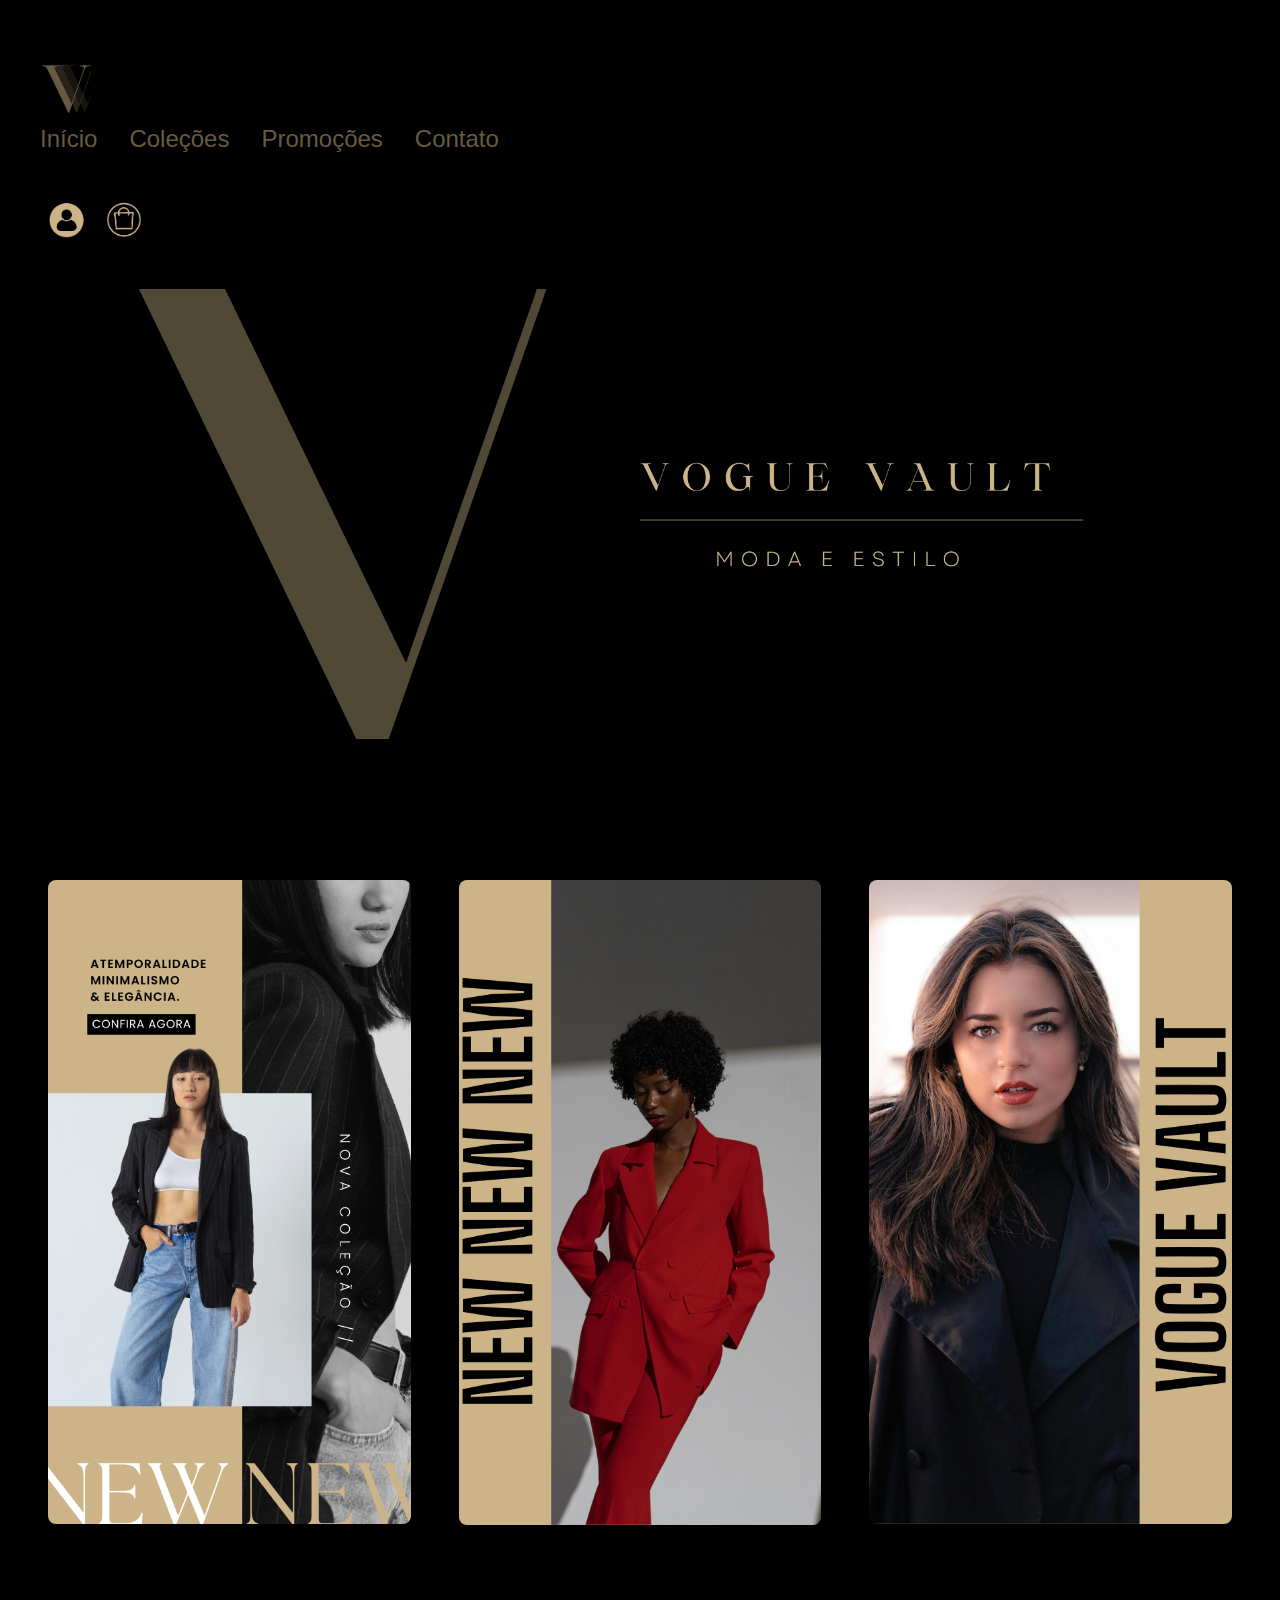
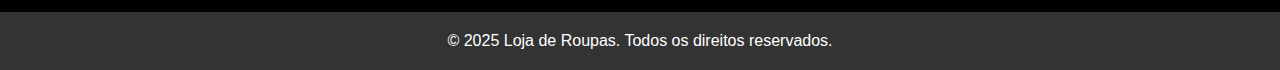
<file: Index.html>
<!DOCTYPE html>
<html lang="en">
<head>
    <meta charset="UTF-8">
    <meta name="viewport" content="width=device-width, initial-scale=1.0">
    <title>Loja de Roupas</title>
    <link rel="stylesheet" href="./src/css/style.css">
</head>
<body>
    <header>
        <div class="container">
            <nav>
                <br>
                <img src="./src/img/logo.png" style="width: 50px; height: 50px; margin-top: 37px; margin-left: 1px;">
                <ul>
                    <li><a href="Index.html">Início</a></li>
                    <li><a href="./src/Pages/Coleções.html">Coleções</a></li>
                    <li><a href="./src/Pages/Promoções.html">Promoções</a></li>
                    <li><a href="#">Contato</a></li>
                </ul>
                <a href="login.html">
                    <img src="./src/img/Login user.png" style="width: 50px; height: 50px; margin-top: 37px; margin-left: 1px;">
                </a>
                
                <a href="sacola.html">
                    <img src="./src/img/Sacola.png" style="width: 50px; height: 50px; margin-top: 37px; margin-left: 1px;">
                </a>                
            </nav>
        </div>
    </header>

    <main>
        <section class="banner"></section>
    
        <br>
        <section class="produtos">
            <h2>Promoção do Dia</h2>
            <div class="produtos-grid">
                <div class="produto">
                    <img src="./src/img/coleção 1.png" alt="Produto 1">
                </div>
                <div class="produto">
                    <img src="./src/img/coleção 2.png" alt="Produto 2">
                </div>
                <div class="produto">
                    <img src="./src/img/coleção 3.png" alt="Produto 3">
                </div>
            </div>
        </section>
    </main>
    

    <footer>
        <p>&copy; 2025 Loja de Roupas. Todos os direitos reservados.</p>
    </footer>
</body>
</html>
</file>
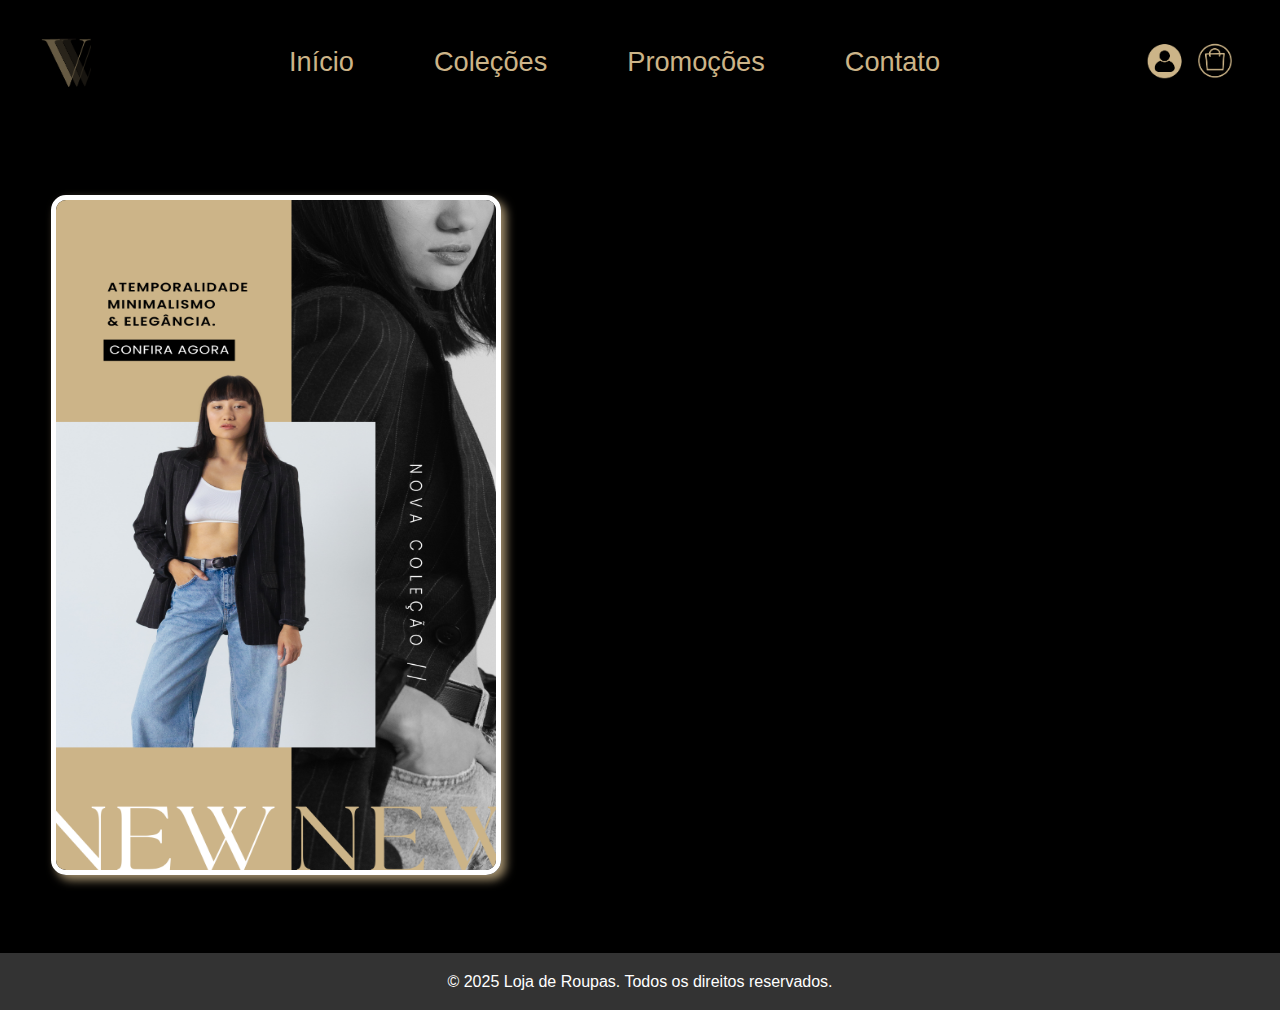
<file: src/Pages/Coleções.html>
<!DOCTYPE html>
<html lang="en">
<head>
    <meta charset="UTF-8">
    <meta name="viewport" content="width=device-width, initial-scale=1.0">
    <title>Loja de Roupas</title>
    <link rel="stylesheet" href="./../css/coleção.css">
</head>
<body>
    <header>
        <div class="container">
            <nav>
                <img src="./../img/logo.png" style="width: 50px; height: 50px; margin-top: 37px; margin-left: 1px;">
                <br>
                <ul>
                    <li><a href="./../../Index.html">Início</a></li>
                    <li><a href="./Coleções.html">Coleções</a></li>
                    <li><a href="./Promoções.html">Promoções</a></li>
                    <li><a href="#">Contato</a></li>
                </ul>
                <a href="login.html">
                    <img src="../img/Login user.png" style="width: 50px; height: 50px; margin-top: 37px; margin-left: 1px;">
                </a>
                
                <a href="sacola.html">
                    <img src="../img/Sacola.png" style="width: 50px; height: 50px; margin-top: 37px; margin-left: 1px;">
                </a>                
            </nav>
        </div>
    </header>

    <main>
        <div class="promoimg">
        <img src="../img/coleção 1.png">
        </div>
    
        <br>
        <br>
        <section class="produtos">
            <div class="produtos-grid">
            </div>
        </section>
    </main>
    

    <footer>
        <p>&copy; 2025 Loja de Roupas. Todos os direitos reservados.</p>
    </footer>
</body>
</html>
</file>
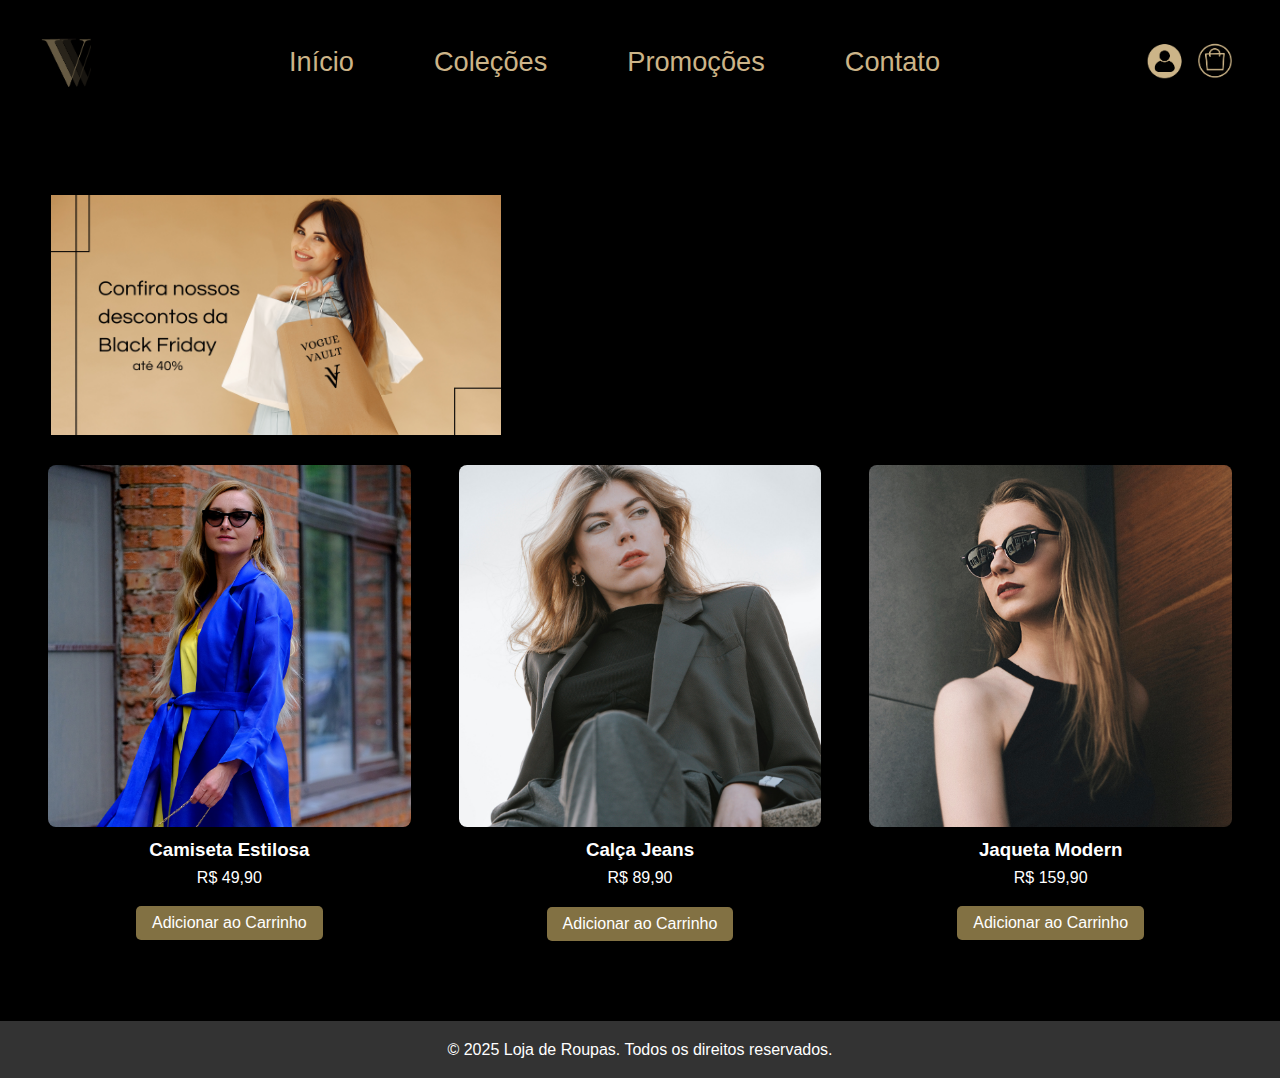
<file: src/Pages/Promoções.html>
<!DOCTYPE html>
<html lang="en">
<head>
    <meta charset="UTF-8">
    <meta name="viewport" content="width=device-width, initial-scale=1.0">
    <title>Loja de Roupas</title>
    <link rel="stylesheet" href="./../css/promo.css">
</head>
<body>
    <header>
        <div class="container">
            <nav>
                <img src="./../img/logo.png" style="width: 50px; height: 50px; margin-top: 37px; margin-left: 1px;">
                <br>
                <ul>
                    <li><a href="./../../Index.html">Início</a></li>
                    <li><a href="./Coleções.html">Coleções</a></li>
                    <li><a href="./Promoções.html">Promoções</a></li>
                    <li><a href="#">Contato</a></li>
                </ul>
                <a href="login.html">
                    <img src="../img/Login user.png" style="width: 50px; height: 50px; margin-top: 37px; margin-left: 1px;">
                </a>
                
                <a href="sacola.html">
                    <img src="../img/Sacola.png" style="width: 50px; height: 50px; margin-top: 37px; margin-left: 1px;">
                </a>                
            </nav>
        </div>
    </header>

    <main>
        <div class="promoimg">
        <img src="../img/vogue vault promoção.png">
        </div>
    
        <br>
        <br>
        <section class="produtos">
            <div class="produtos-grid">
                <div class="produto">
                    <img src="./../img/modelo 1.png">
                    <h3>Camiseta Estilosa</h3>
                    <p>R$ 49,90</p>
                    <button class="btn-carrinho">Adicionar ao Carrinho</button>
                </div>
                <div class="produto">
                    <img src="./../img/modelo 2.png" alt="Produto 2">
                    <h3>Calça Jeans</h3>
                    <p>R$ 89,90</p>
                    <button class="btn-carrinho">Adicionar ao Carrinho</button>
                </div>
                <div class="produto">
                    <img src="./../img/modelo 3.png" alt="Produto 3">
                    <h3>Jaqueta Modern</h3>
                    <p>R$ 159,90</p>
                    <button class="btn-carrinho">Adicionar ao Carrinho</button>
                </div>
            </div>
        </section>
    </main>


    <footer>
        <p>&copy; 2025 Loja de Roupas. Todos os direitos reservados.</p>
    </footer>
</body>
</html>
</file>
<file: src/css/style.css>
* {
    margin: 0;
    padding: 0;
    box-sizing: border-box;
}

body {
    font-family: Arial, sans-serif;
    line-height: 1.6;
    color: #000000;
    background-color: #000000;
}

header {
    background: #000000;
    color: #675b3e;
}

header .container {
    display: flex;
    align-items: center;
    justify-content: space-between;
    max-width: 1200px;
    margin: 0 auto;
    background: transparent;
}

header .logo h1 {
    font-size: 2.5rem;
}

nav ul {
    list-style: none;
    display: flex;
    gap: 2rem;
}

nav a {
    color: #675b3e;
    text-decoration: none;
    font-size: 1.5rem;
}

.banner {
    background: url('./../img/vogue\ vault.png') no-repeat center/cover;
    height: 50vh; /* Aumenta a altura do banner (120% da altura da tela) */
    display: flex;
    flex-direction: column;
    justify-content: center;
    align-items: center;
    color: #fff;
    text-align: center;
    padding: 2rem 1rem; /* Adiciona mais espaçamento interno */
    margin-top: 2rem; /* Desce o banner */
}

.promo {
    background: url(./../img/vogue\ vault\ promoção.png);
    height: 50vh; /* Aumenta a altura do banner (120% da altura da tela) */
    display: flex;
    flex-direction: column;
    justify-content: center;
    align-items: center;
    color: #fff;
    text-align: center;
    padding: 2rem 1rem; /* Adiciona mais espaçamento interno */
    margin-top: 2rem; /* Desce o banner */
}

.promo h2 {
    font-size: 2rem;
    margin-bottom: 1rem;
}

.promo-grid {
    display: grid;
    grid-template-columns: repeat(auto-fit, minmax(200px, 1fr));
    gap: 1rem;
}

.promo-item {
    padding: 1rem;
    border: 1px solid #ddd;
    border-radius: 8px;
    background: #f4f4f4;
    text-align: center;
}

.produtos {
    padding: 2rem;
}

.produtos h2 {
    text-align: center;
    font-size: 2rem;
    margin-bottom: 1.0rem;
    background-color: transparent;
}

.produtos-grid {
    display: grid;
    grid-template-columns: repeat(auto-fit, minmax(200px, 1fr));
    gap: 1rem;
    justify-content: center;
}

.produto {
    background: transparent;
    border: transparent;
    border-radius: 8px;
    text-align: center;
    padding: 1rem;
    position: relative;
}

.produto img {
    max-width: 100%;
    border-radius: 8px;
}

footer {
    text-align: center;
    background: #333;
    color: #fff;
    padding: 1rem;
    margin-top: 2rem;
}

/* Estilos para os botões "Adicionar ao Carrinho" */
.produto button, .promo-item button {
    margin-top: 1rem;
    padding: 0.5rem 1rem;
    background: #827143; /* Cor do botão */
    color: #fff;
    border: none;
    border-radius: 5px;
    cursor: pointer;
    font-size: 1rem;
}

.produto button:hover, .promo-item button:hover {
    background: #85fe87; /* Cor do botão ao passar o mouse */
}

.produto h3, p {
    color: #fff;
}
</file>
<file: src/css/coleção.css>
* {
    margin: 0;
    padding: 0;
    box-sizing: border-box;
}

body {
    font-family: Arial, sans-serif;
    line-height: 1.6;
    color: #000000;
    background-color: #000000;
}

header {
    background: #000000;
    color: #ccb488;
}

header .container {
    display: flex;
    align-items: center;
    justify-content: space-between;
    max-width: 1200px;
    margin: 0 auto;
    background: transparent;
}

nav {
    display: flex;
    justify-content: center; /* Centraliza o menu */
    width: 100%;
}

nav ul {
    list-style: none;
    display: flex;
    gap: 5rem;
    justify-content: center; /* Centraliza os itens horizontalmente */
    align-items: center; /* Alinha verticalmente */
    padding: 40px;
    margin: 0 auto;
}

nav a {
    color: #ccb488;
    text-decoration: none;
    font-size: 1.7rem;
}

.banner {
    background: url('./../img/vogue\ vault\ promoção.png') no-repeat center;
    background-size: contain; /* Faz a imagem ocupar o espaço sem cortar */
    width: 100%; /* Faz o banner ocupar toda a largura */
    height: 80vh; /* Ajuste conforme necessário */
    display: flex;
    flex-direction: column;
    justify-content: center;
    align-items: center;
    color: #fff;
    text-align: center;
    padding: 1rem;
    margin: 4rem 2rem; /* Controle de espaçamento */  
    /* Controle de margens para espaçamento externo */
    margin-top: 1rem;  /* Distância do topo */
    margin-bottom: 4rem; /* Distância da parte inferior */
    margin-left: 2rem;  /* Distância do lado esquerdo */
    margin-right: 2rem; /* Distância do lado direito */
}


.promo {
    background: url(./../img/vogue\ vault\ promoção.png);
    height: 50vh;
    display: flex;
    flex-direction: column;
    justify-content: center;
    align-items: center;
    color: #fff;
    text-align: center;
    padding: 2rem 1rem;
    margin-top: 2rem;
}

.promoimg {
    position: relative; /* Permite mover a imagem dentro da div */
    width: 100%; /* Ajuste conforme necessário */
    height: auto; /* Mantém a proporção */
    display: flex; /* Facilita o alinhamento */
    justify-content: flex-start; /* Centraliza horizontalmente */
    align-items:flex-start; /* Centraliza verticalmente */
    padding: 1px; /* Ajuste conforme necessário */
}

.promoimg img {
    width: 450px; /* Ajuste o tamanho da imagem */
    height: 680px;
    position: relative; /* Permite mover a imagem */
    top: 70px; /* Move para baixo */
    left: 50px; /* Move para a esquerda */

    border: 5px solid #ffffff; /* Cor laranja sólida */
    border-radius: 15px; /* Bordas arredondadas */
    box-shadow: 5px 5px 10px rgba(204, 180, 136, 0.8); /* Sombra para dar destaque */
}


.promo h2 {
    font-size: 2rem;
    margin-bottom: 1rem;
}

.promo-grid {
    display: grid;
    grid-template-columns: repeat(auto-fit, minmax(200px, 1fr));
    gap: 1rem;
}

.promo-item {
    padding: 1rem;
    border: 1px solid #ddd;
    border-radius: 8px;
    background: #f4f4f4;
    text-align: center;
}

.produtos {
    padding: 2rem;
}

.produtos h2 {
    text-align: center;
    font-size: 2rem;
    margin-bottom: 1.0rem;
    background-color: transparent;
}

.produtos-grid {
    display: grid;
    grid-template-columns: repeat(auto-fit, minmax(200px, 1fr));
    gap: 1rem;
    justify-content: center;
}

.produto {
    background: transparent;
    border: transparent;
    border-radius: 8px;
    text-align: center;
    padding: 1rem;
    position: relative;
}

.produto img {
    max-width: 100%;
    border-radius: 8px;
}

footer {
    text-align: center;
    background: #333;
    color: #fff;
    padding: 1rem;
    margin-top: 2rem;
}

/* Estilos para os botões "Adicionar ao Carrinho" */
.produto button, .promo-item button {
    margin-top: 1rem;
    padding: 0.5rem 1rem;
    background: #827143; /* Cor do botão */
    color: #fff;
    border: none;
    border-radius: 5px;
    cursor: pointer;
    font-size: 1rem;
}

.produto button:hover, .promo-item button:hover {
    background: #85fe87; /* Cor do botão ao passar o mouse */
}

.produto h3, p {
    color: #fff;
}
</file>
<file: src/css/promo.css>
* {
    margin: 0;
    padding: 0;
    box-sizing: border-box;
}

body {
    font-family: Arial, sans-serif;
    line-height: 1.6;
    color: #000000;
    background-color: #000000;
}

header {
    background: #000000;
    color: #ccb488;
}

header .container {
    display: flex;
    align-items: center;
    justify-content: space-between;
    max-width: 1200px;
    margin: 0 auto;
    background: transparent;
}

nav {
    display: flex;
    justify-content: center; /* Centraliza o menu */
    width: 100%;
}

nav ul {
    list-style: none;
    display: flex;
    gap: 5rem;
    justify-content: center; /* Centraliza os itens horizontalmente */
    align-items: center; /* Alinha verticalmente */
    padding: 40px;
    margin: 0 auto;
}

nav a {
    color: #ccb488;
    text-decoration: none;
    font-size: 1.7rem;
}

.banner {
    background: url('./../img/vogue\ vault\ promoção.png') no-repeat center;
    background-size: contain; /* Faz a imagem ocupar o espaço sem cortar */
    width: 100%; /* Faz o banner ocupar toda a largura */
    height: 80vh; /* Ajuste conforme necessário */
    display: flex;
    flex-direction: column;
    justify-content: center;
    align-items: center;
    color: #fff;
    text-align: center;
    padding: 1rem;
    margin: 4rem 2rem; /* Controle de espaçamento */  
    /* Controle de margens para espaçamento externo */
    margin-top: 1rem;  /* Distância do topo */
    margin-bottom: 4rem; /* Distância da parte inferior */
    margin-left: 2rem;  /* Distância do lado esquerdo */
    margin-right: 2rem; /* Distância do lado direito */
}


.promo {
    background: url(./../img/vogue\ vault\ promoção.png);
    height: 50vh;
    display: flex;
    flex-direction: column;
    justify-content: center;
    align-items: center;
    color: #fff;
    text-align: center;
    padding: 2rem 1rem;
    margin-top: 2rem;
}

.promoimg {
    position: relative; /* Permite mover a imagem dentro da div */
    width: 100%; /* Ajuste conforme necessário */
    height: auto; /* Mantém a proporção */
    display: flex; /* Facilita o alinhamento */
    justify-content: flex-start; /* Centraliza horizontalmente */
    align-items:flex-start; /* Centraliza verticalmente */
    padding: 1px; /* Ajuste conforme necessário */
}

.promoimg img {
    width: 450px; /* Ajuste o tamanho da imagem */
    height: 240px;
    position: relative; /* Permite mover a imagem */
    top: 70px; /* Move para baixo */
    left: 50px; /* Move para a esquerda */
}


.promo h2 {
    font-size: 2rem;
    margin-bottom: 1rem;
}

.promo-grid {
    display: grid;
    grid-template-columns: repeat(auto-fit, minmax(200px, 1fr));
    gap: 1rem;
}

.promo-item {
    padding: 1rem;
    border: 1px solid #ddd;
    border-radius: 8px;
    background: #f4f4f4;
    text-align: center;
}

.produtos {
    padding: 2rem;
}

.produtos h2 {
    text-align: center;
    font-size: 2rem;
    margin-bottom: 1.0rem;
    background-color: transparent;
}

.produtos-grid {
    display: grid;
    grid-template-columns: repeat(auto-fit, minmax(200px, 1fr));
    gap: 1rem;
    justify-content: center;
}

.produto {
    background: transparent;
    border: transparent;
    border-radius: 8px;
    text-align: center;
    padding: 1rem;
    position: relative;
}

.produto img {
    max-width: 100%;
    border-radius: 8px;
}

footer {
    text-align: center;
    background: #333;
    color: #fff;
    padding: 1rem;
    margin-top: 2rem;
}

/* Estilos para os botões "Adicionar ao Carrinho" */
.produto button, .promo-item button {
    margin-top: 1rem;
    padding: 0.5rem 1rem;
    background: #827143; /* Cor do botão */
    color: #fff;
    border: none;
    border-radius: 5px;
    cursor: pointer;
    font-size: 1rem;
}

.produto button:hover, .promo-item button:hover {
    background: #85fe87; /* Cor do botão ao passar o mouse */
}

.produto h3, p {
    color: #fff;
}
</file>
